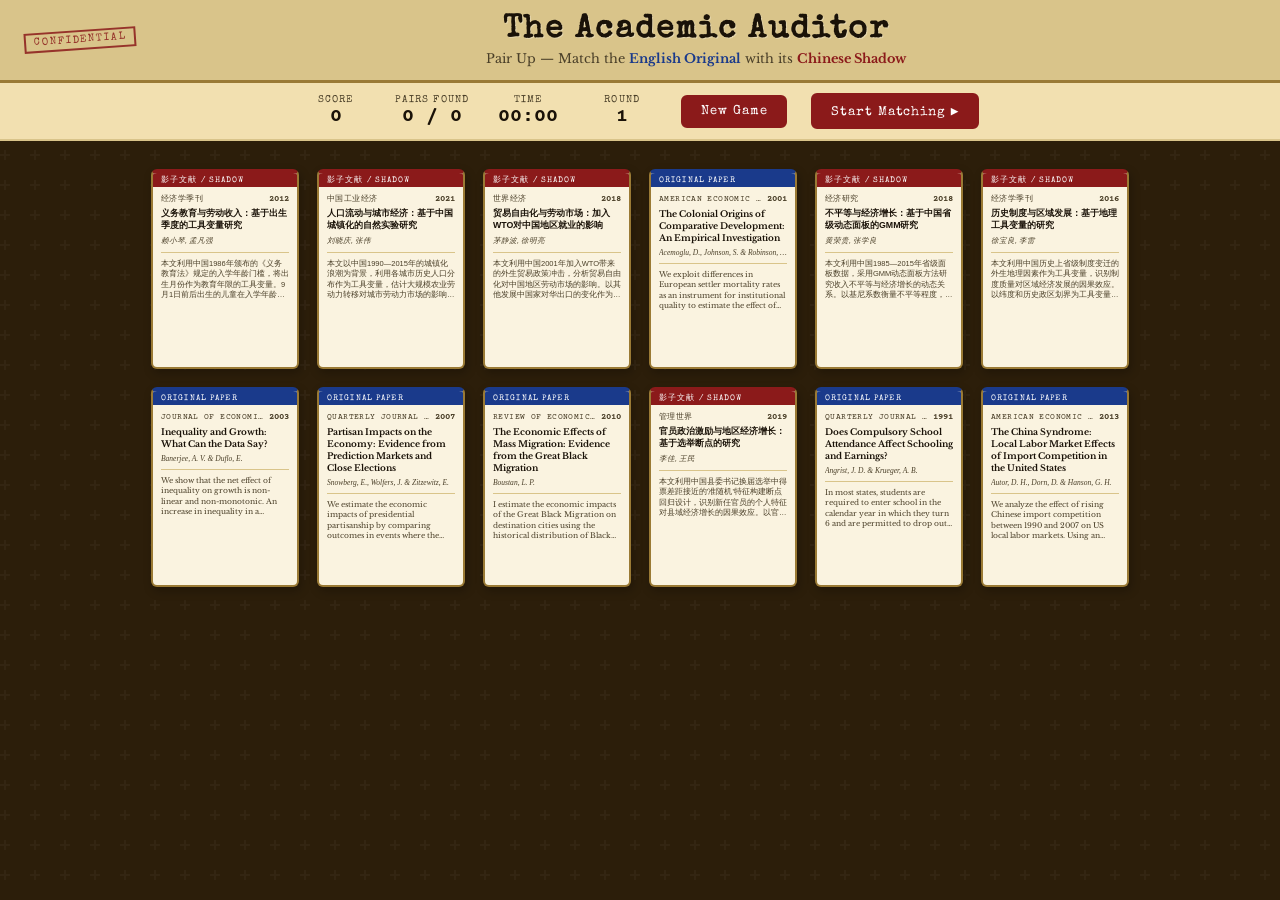
<file: index.html>
<!DOCTYPE html>
<html lang="en">
<head>
  <meta charset="UTF-8">
  <meta http-equiv="refresh" content="0; url=academic-auditor.html">
  <title>Redirecting…</title>
</head>
<body>
  <p>Redirecting to <a href="academic-auditor.html">The Academic Auditor</a>…</p>
</body>
</html>
</file>
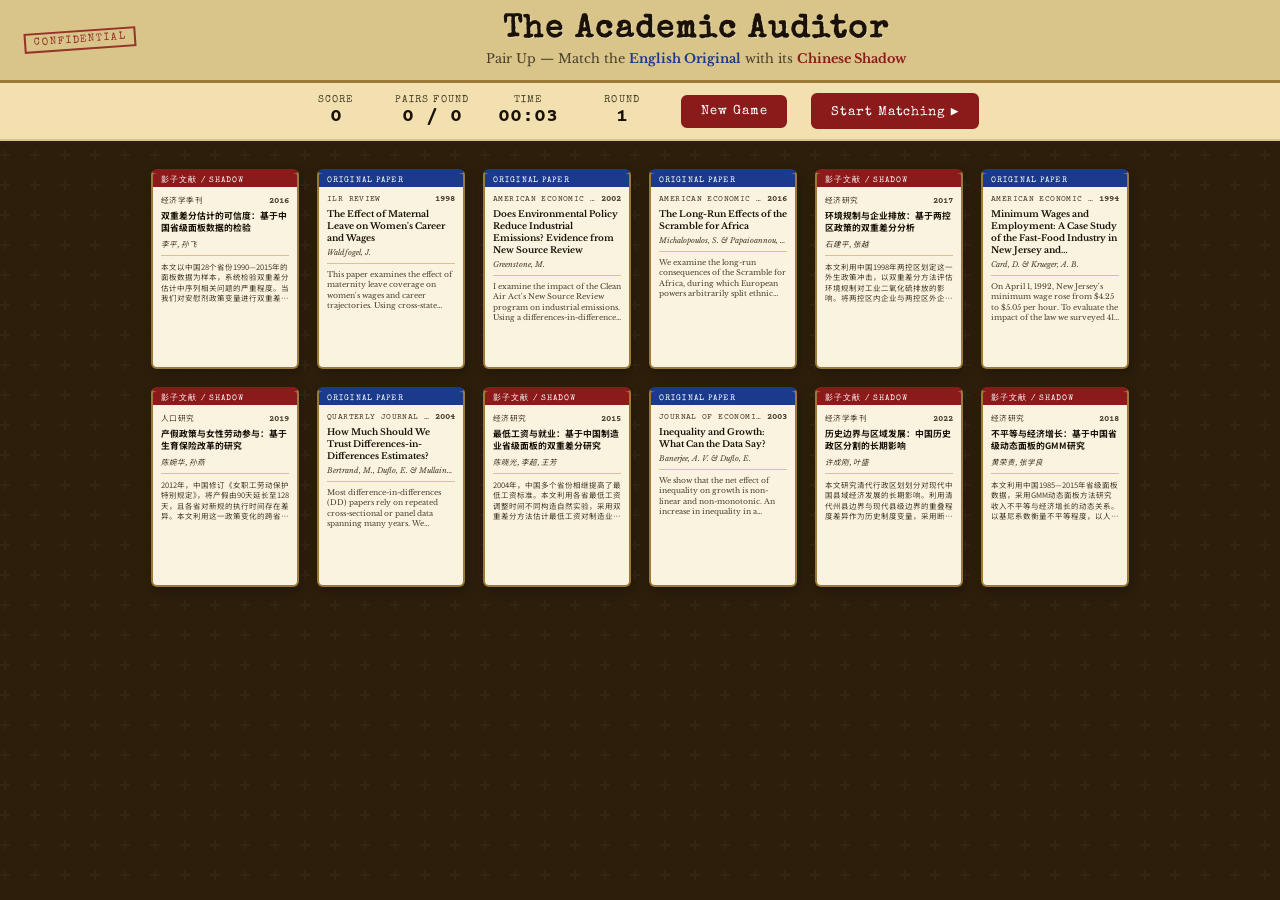
<file: academic-auditor.html>
<!DOCTYPE html>
<html lang="en">
<head>
  <meta charset="UTF-8">
  <meta name="viewport" content="width=device-width, initial-scale=1.0">
  <title>The Academic Auditor — Pair Up Memory Game</title>
  <link rel="preconnect" href="https://fonts.googleapis.com">
  <link rel="preconnect" href="https://fonts.gstatic.com" crossorigin>
  <link href="https://fonts.googleapis.com/css2?family=Special+Elite&family=Libre+Baskerville:ital,wght@0,400;0,700;1,400&family=Courier+Prime:wght@400;700&family=Noto+Sans+SC:wght@400;700&display=swap" rel="stylesheet">
  <link rel="stylesheet" href="academic-auditor.css">
</head>
<body>

  <!-- ══ TOP HEADER ══════════════════════════════════════════════ -->
  <header class="aa-header">
    <div class="aa-header__stamp">CONFIDENTIAL</div>
    <div class="aa-header__title-block">
      <h1 class="aa-header__title">The Academic Auditor</h1>
      <p class="aa-header__subtitle">
        Pair Up — Match the <span class="label-en">English Original</span> with its
        <span class="label-cn">Chinese Shadow</span>
      </p>
    </div>
    <nav class="aa-header__nav"></nav>
  </header>

  <!-- ══ CONTROLS BAR ════════════════════════════════════════════ -->
  <div class="aa-controls">
    <div class="aa-stat">
      <span class="aa-stat__label">SCORE</span>
      <span class="aa-stat__value" id="score">0</span>
    </div>
    <div class="aa-stat">
      <span class="aa-stat__label">PAIRS FOUND</span>
      <span class="aa-stat__value" id="pairs-found">0 / 0</span>
    </div>
    <div class="aa-stat">
      <span class="aa-stat__label">TIME</span>
      <span class="aa-stat__value" id="timer">00:00</span>
    </div>
    <div class="aa-stat">
      <span class="aa-stat__label">ROUND</span>
      <span class="aa-stat__value" id="round">1</span>
    </div>
    <button id="new-game-btn" class="aa-btn aa-btn--primary">New Game</button>
    <button id="confirm-match-btn" class="aa-btn aa-btn--primary" disabled>Confirm Match</button>
  </div>

  <!-- ══ GAME BOARD ═══════════════════════════════════════════════ -->
  <main class="aa-board-wrap">
    <div id="game-board" class="aa-board" role="list" aria-label="Paper cards"></div>
  </main>

  <!-- ══ ROUND COMPLETE BANNER ════════════════════════════════════ -->
  <div id="round-banner" class="aa-round-banner hidden" role="alert" aria-live="polite">
    <div class="aa-round-banner__inner">
      <div class="aa-round-banner__stamp">ROUND COMPLETE</div>
      <p id="round-banner-msg" class="aa-round-banner__msg"></p>
      <button id="next-round-btn" class="aa-btn aa-btn--primary">Next Round →</button>
    </div>
  </div>

  <!-- ══ GAME COMPLETE BANNER ═════════════════════════════════════ -->
  <div id="game-complete" class="aa-round-banner hidden" role="alert" aria-live="polite">
    <div class="aa-round-banner__inner">
      <div class="aa-round-banner__stamp">AUDIT COMPLETE</div>
      <p id="game-complete-msg" class="aa-round-banner__msg"></p>
      <button id="play-again-btn" class="aa-btn aa-btn--primary">Play Again</button>
    </div>
  </div>

  <!-- ══ CASE STUDY MODAL ══════════════════════════════════════════ -->
  <div id="case-study-modal" class="aa-modal hidden" role="dialog" aria-modal="true" aria-labelledby="cs-methodology">
    <div class="aa-modal__overlay"></div>
    <div class="aa-modal__box">

      <!-- Modal header -->
      <div class="aa-modal__header">
        <div class="aa-modal__header-left">
          <span class="aa-modal__file-label">CASE FILE</span>
          <h2 id="cs-methodology" class="aa-modal__methodology"></h2>
        </div>
        <div class="aa-modal__header-right">
          <button id="toggle-translation-btn" class="aa-btn aa-btn--ghost" aria-pressed="false">
            Toggle Translation
          </button>
          <button id="close-modal-btn" class="aa-btn aa-btn--danger" aria-label="Close case study">✕ Close</button>
        </div>
      </div>

      <!-- Two-column paper display -->
      <div class="aa-modal__columns">

        <!-- English paper -->
        <article class="aa-paper aa-paper--en" aria-label="English original paper">
          <div class="aa-paper__banner aa-paper__banner--en">ORIGINAL PAPER</div>
          <div class="aa-paper__content">
            <div class="aa-paper__journal-line">
              <span id="cs-journal-en" class="aa-paper__journal"></span>
              <span id="cs-year-en" class="aa-paper__year"></span>
            </div>
            <h3 id="cs-title-en" class="aa-paper__title"></h3>
            <p id="cs-authors-en" class="aa-paper__authors"></p>
            <hr class="aa-paper__rule">
            <h4 class="aa-paper__abstract-label">Abstract</h4>
            <p id="cs-abstract-en" class="aa-paper__abstract"></p>
          </div>
          <div class="aa-paper__corner-stamp aa-paper__corner-stamp--en">EN</div>
        </article>

        <!-- Methodology bridge -->
        <div class="aa-modal__bridge">
          <div class="aa-modal__bridge-inner">
            <span class="aa-modal__bridge-icon">⚖</span>
            <span id="cs-method-badge" class="aa-modal__bridge-label"></span>
          </div>
        </div>

        <!-- Chinese paper -->
        <article class="aa-paper aa-paper--cn" aria-label="Chinese shadow paper">
          <div class="aa-paper__banner aa-paper__banner--cn">影子文献 &nbsp;/&nbsp; SHADOW</div>
          <div class="aa-paper__content">
            <div class="aa-paper__journal-line">
              <span id="cs-journal-cn" class="aa-paper__journal"></span>
              <span id="cs-year-cn" class="aa-paper__year"></span>
            </div>
            <h3 id="cs-title-cn" class="aa-paper__title"></h3>
            <p id="cs-authors-cn" class="aa-paper__authors"></p>
            <hr class="aa-paper__rule">
            <h4 class="aa-paper__abstract-label">摘要 / Abstract</h4>
            <p id="cs-abstract-cn" class="aa-paper__abstract"></p>
            <!-- translation layer, initially hidden -->
            <div id="cs-translation" class="aa-paper__translation hidden">
              <hr class="aa-paper__rule">
              <h4 class="aa-paper__abstract-label">English Translation</h4>
              <p id="cs-abstract-cn-translated" class="aa-paper__abstract aa-paper__abstract--translated"></p>
            </div>
          </div>
          <div class="aa-paper__corner-stamp aa-paper__corner-stamp--cn">CN</div>
        </article>

      </div><!-- /.aa-modal__columns -->

      <!-- Match score notice -->
      <div class="aa-modal__footer">
        <span class="aa-modal__match-notice">✓ METHODOLOGY MATCH CONFIRMED — <span id="cs-score-award"></span> POINTS AWARDED</span>
      </div>

    </div><!-- /.aa-modal__box -->
  </div><!-- /#case-study-modal -->

  <!-- ══ CARD ZOOM OVERLAY ════════════════════════════════════════ -->
  <div id="card-zoom-overlay" class="aa-zoom-overlay hidden" role="dialog" aria-modal="true" aria-label="Card zoom view">
    <div class="aa-zoom-overlay__backdrop"></div>
    <div class="aa-zoom-card" id="zoom-card-content">
      <button id="zoom-close-btn" class="aa-zoom-close aa-btn aa-btn--danger" aria-label="Close zoom view">✕</button>
      <div id="zoom-type-badge" class="aa-zoom__type-badge"></div>
      <div class="aa-zoom__body">
        <div class="aa-zoom__journal-line">
          <span id="zoom-journal" class="aa-paper__journal"></span>
          <span id="zoom-year" class="aa-paper__year"></span>
        </div>
        <h3 id="zoom-title" class="aa-paper__title"></h3>
        <p id="zoom-authors" class="aa-paper__authors"></p>
        <hr class="aa-paper__rule">
        <h4 class="aa-paper__abstract-label">Abstract</h4>
        <p id="zoom-abstract" class="aa-paper__abstract"></p>
      </div>
    </div>
  </div>

  <script src="papers-data.js"></script>
  <script src="academic-auditor.js"></script>
</body>
</html>
</file>
<file: academic-auditor.css>
/* ═══════════════════════════════════════════════════════════════
   The Academic Auditor — Investigation Folder Theme
   CSS custom properties + component styles
   ═══════════════════════════════════════════════════════════════ */

:root {
  /* Colour palette */
  --manila:        #F2E0B0;
  --manila-dark:   #D9C48A;
  --manila-light:  #FAF3E0;
  --ink:           #1A1208;
  --ink-faded:     #4A3F28;
  --red-accent:    #8B1A1A;
  --blue-accent:   #1A3A8B;
  --highlight-bg:  #FFD700;
  --highlight-cn:  #FF6B6B;
  --highlight-en:  #6BA3FF;
  --card-back-bg:  #C9A84C;
  --card-back-txt: #5C3A00;
  --white:         #FFFFFF;
  --border:        #9A7A35;
  --success:       #2A6B2A;

  /* Typography */
  --font-typewriter: 'Special Elite', 'Courier New', monospace;
  --font-serif:      'Libre Baskerville', Georgia, serif;
  --font-mono:       'Courier Prime', 'Courier New', monospace;
  --font-cjk:        'Noto Sans SC', 'PingFang SC', 'Microsoft YaHei', 'SimHei', sans-serif;

  /* Sizes */
  --card-w: 148px;
  --card-h: 200px;
  --radius:  6px;
}

/* ── Reset ─────────────────────────────────────────────────────── */
*, *::before, *::after { box-sizing: border-box; margin: 0; padding: 0; }

body {
  font-family: var(--font-serif);
  background: #2C1E0A url("data:image/svg+xml,%3Csvg width='60' height='60' viewBox='0 0 60 60' xmlns='http://www.w3.org/2000/svg'%3E%3Cg fill='none' fill-rule='evenodd'%3E%3Cg fill='%23ffffff' fill-opacity='0.03'%3E%3Cpath d='M36 34v-4h-2v4h-4v2h4v4h2v-4h4v-2h-4zm0-30V0h-2v4h-4v2h4v4h2V6h4V4h-4zM6 34v-4H4v4H0v2h4v4h2v-4h4v-2H6zM6 4V0H4v4H0v2h4v4h2V6h4V4H6z'/%3E%3C/g%3E%3C/g%3E%3C/svg%3E");
  min-height: 100vh;
  color: var(--ink);
}

/* ── Header ────────────────────────────────────────────────────── */
.aa-header {
  display: flex;
  align-items: center;
  gap: 20px;
  background: var(--manila-dark);
  border-bottom: 3px solid var(--border);
  padding: 14px 24px;
  position: relative;
}

.aa-header__stamp {
  font-family: var(--font-typewriter);
  font-size: 0.65rem;
  letter-spacing: 0.18em;
  color: var(--red-accent);
  border: 2px solid var(--red-accent);
  padding: 3px 8px;
  transform: rotate(-4deg);
  white-space: nowrap;
  flex-shrink: 0;
  opacity: 0.85;
}

.aa-header__title-block {
  flex: 1;
  text-align: center;
}

.aa-header__title {
  font-family: var(--font-typewriter);
  font-size: clamp(1.3rem, 3vw, 2rem);
  color: var(--ink);
  letter-spacing: 0.06em;
  text-shadow: 1px 1px 0 rgba(255,255,255,0.3);
}

.aa-header__subtitle {
  font-size: 0.8rem;
  color: var(--ink-faded);
  margin-top: 4px;
}

.label-en { color: var(--blue-accent); font-weight: 700; }
.label-cn { color: var(--red-accent);  font-weight: 700; }

.aa-header__nav { flex-shrink: 0; }

/* ── Buttons ────────────────────────────────────────────────────── */
.aa-btn {
  font-family: var(--font-typewriter);
  font-size: 0.8rem;
  letter-spacing: 0.07em;
  padding: 8px 18px;
  border: 2px solid transparent;
  border-radius: var(--radius);
  cursor: pointer;
  transition: background 0.2s, transform 0.1s, box-shadow 0.2s;
  text-decoration: none;
  display: inline-block;
}

.aa-btn--primary {
  background: var(--red-accent);
  color: var(--white);
  border-color: var(--red-accent);
}
.aa-btn--primary:hover {
  background: #6B1212;
  box-shadow: 0 4px 12px rgba(139,26,26,0.4);
  transform: translateY(-1px);
}

.aa-btn--ghost {
  background: transparent;
  color: var(--ink-faded);
  border-color: var(--border);
}
.aa-btn--ghost:hover {
  background: var(--manila);
  color: var(--ink);
}

.aa-btn--danger {
  background: #333;
  color: #fff;
  border-color: #555;
}
.aa-btn--danger:hover {
  background: #111;
}

.aa-btn:disabled {
  opacity: 0.4;
  cursor: not-allowed;
  transform: none !important;
  box-shadow: none !important;
}

/* ── Controls bar ─────────────────────────────────────────────── */
.aa-controls {
  display: flex;
  align-items: center;
  gap: 24px;
  flex-wrap: wrap;
  justify-content: center;
  background: var(--manila);
  border-bottom: 2px solid var(--manila-dark);
  padding: 10px 24px;
}

.aa-stat {
  display: flex;
  flex-direction: column;
  align-items: center;
  min-width: 70px;
}

.aa-stat__label {
  font-family: var(--font-typewriter);
  font-size: 0.6rem;
  letter-spacing: 0.12em;
  color: var(--ink-faded);
}

.aa-stat__value {
  font-family: var(--font-mono);
  font-size: 1.25rem;
  font-weight: 700;
  color: var(--ink);
}

/* ── Board ──────────────────────────────────────────────────────── */
.aa-board-wrap {
  padding: 28px 16px 40px;
  display: flex;
  justify-content: center;
}

.aa-board {
  display: grid;
  grid-template-columns: repeat(auto-fill, var(--card-w));
  gap: 18px;
  max-width: 1020px;
  width: 100%;
  justify-content: center;
}

/* ── Card ────────────────────────────────────────────────────────── */
.aa-card {
  width: var(--card-w);
  height: var(--card-h);
  perspective: 800px;
  cursor: pointer;
  flex-shrink: 0;
}

.aa-card__inner {
  position: relative;
  width: 100%;
  height: 100%;
  transform-style: preserve-3d;
  transition: transform 0.45s ease;
}

.aa-card.is-flipped .aa-card__inner {
  transform: rotateY(180deg);
}

.aa-card.is-matched .aa-card__inner {
  animation: cardMatch 0.5s ease forwards;
}

.aa-card.is-wrong .aa-card__inner {
  animation: cardWrong 0.55s ease forwards;
}

.aa-card__face {
  position: absolute;
  inset: 0;
  backface-visibility: hidden;
  -webkit-backface-visibility: hidden;
  border-radius: var(--radius);
  overflow: hidden;
}

/* ── Card back ───────────────────────────────────────────────────── */
.aa-card__back {
  background: var(--card-back-bg);
  border: 2px solid var(--border);
  display: flex;
  flex-direction: column;
  align-items: center;
  justify-content: center;
  gap: 8px;
  box-shadow: inset 0 0 30px rgba(0,0,0,0.15), 0 4px 8px rgba(0,0,0,0.35);
}

.aa-card__back-tab {
  position: absolute;
  top: 0; left: 0; right: 0;
  height: 20px;
  background: #A07828;
  border-bottom: 1px solid var(--border);
}

.aa-card__back-seal {
  font-family: var(--font-typewriter);
  font-size: 0.55rem;
  letter-spacing: 0.2em;
  color: var(--red-accent);
  border: 2px solid var(--red-accent);
  padding: 4px 8px;
  transform: rotate(-8deg);
  opacity: 0.9;
  text-align: center;
  line-height: 1.5;
}

.aa-card__back-logo {
  font-family: var(--font-typewriter);
  font-size: 0.5rem;
  color: var(--card-back-txt);
  letter-spacing: 0.1em;
  text-align: center;
  opacity: 0.7;
}

/* ── Card front ─────────────────────────────────────────────────── */
.aa-card__front {
  transform: rotateY(180deg);
  background: var(--manila-light);
  border: 2px solid var(--border);
  display: flex;
  flex-direction: column;
  box-shadow: 2px 4px 10px rgba(0,0,0,0.25);
}

.aa-card__front--en { border-top: 4px solid var(--blue-accent); }
.aa-card__front--cn { border-top: 4px solid var(--red-accent); }

.aa-card__type-badge {
  font-family: var(--font-typewriter);
  font-size: 0.5rem;
  letter-spacing: 0.14em;
  padding: 3px 8px;
  line-height: 1;
}

.aa-card__type-badge--en {
  background: var(--blue-accent);
  color: #fff;
}

.aa-card__type-badge--cn {
  background: var(--red-accent);
  color: #fff;
}

.aa-card__body {
  flex: 1;
  padding: 7px 8px 6px;
  overflow: hidden;
  display: flex;
  flex-direction: column;
  gap: 4px;
}

.aa-card__journal {
  font-family: var(--font-mono);
  font-size: 0.48rem;
  color: var(--ink-faded);
  text-transform: uppercase;
  letter-spacing: 0.05em;
  white-space: nowrap;
  overflow: hidden;
  text-overflow: ellipsis;
}

.aa-card__year {
  font-family: var(--font-mono);
  font-size: 0.55rem;
  color: var(--ink-faded);
  font-weight: 700;
}

.aa-card__title {
  font-size: 0.55rem;
  font-weight: 700;
  line-height: 1.35;
  color: var(--ink);
  display: -webkit-box;
  -webkit-line-clamp: 4;
  -webkit-box-orient: vertical;
  overflow: hidden;
}

.aa-card__authors {
  font-size: 0.47rem;
  font-style: italic;
  color: var(--ink-faded);
  white-space: nowrap;
  overflow: hidden;
  text-overflow: ellipsis;
}

.aa-card__rule {
  border: none;
  border-top: 1px solid var(--manila-dark);
  margin: 2px 0;
}

.aa-card__abstract {
  font-size: 0.47rem;
  line-height: 1.4;
  color: var(--ink-faded);
  display: -webkit-box;
  -webkit-line-clamp: 4;
  -webkit-box-orient: vertical;
  overflow: hidden;
}

/* Selected state */
.aa-card.is-selected .aa-card__front {
  outline: 3px solid var(--highlight-bg);
  outline-offset: -2px;
  box-shadow: 0 0 14px rgba(255, 215, 0, 0.65);
}

/* ── Card hover ─────────────────────────────────────────────────── */
.aa-card:not(.is-flipped):hover .aa-card__inner {
  transform: translateY(-4px) rotateZ(1deg);
  box-shadow: 0 8px 20px rgba(0,0,0,0.4);
}

.aa-card.is-flipped:hover .aa-card__inner {
  transform: rotateY(180deg) translateY(-3px);
}

/* ── Animations ─────────────────────────────────────────────────── */
@keyframes cardMatch {
  0%   { transform: rotateY(180deg) scale(1); }
  40%  { transform: rotateY(180deg) scale(1.1) rotate(2deg); }
  60%  { transform: rotateY(180deg) scale(1.05) rotate(-1deg); }
  100% { transform: rotateY(180deg) scale(1); opacity: 0.45; }
}

@keyframes cardWrong {
  0%   { transform: rotateY(180deg) translateX(0); }
  20%  { transform: rotateY(180deg) translateX(-7px); }
  40%  { transform: rotateY(180deg) translateX(7px); }
  60%  { transform: rotateY(180deg) translateX(-5px); }
  80%  { transform: rotateY(180deg) translateX(5px); }
  100% { transform: rotateY(180deg) translateX(0); }
}

/* ── Round / Game-complete banner ──────────────────────────────── */
.aa-round-banner {
  position: fixed;
  inset: 0;
  background: rgba(20, 12, 0, 0.82);
  display: flex;
  align-items: center;
  justify-content: center;
  z-index: 300;
}

.aa-round-banner.hidden { display: none; }

.aa-round-banner__inner {
  background: var(--manila-light);
  border: 3px solid var(--border);
  border-radius: 8px;
  padding: 40px 60px;
  text-align: center;
  max-width: 480px;
  width: 90%;
  box-shadow: 0 20px 60px rgba(0,0,0,0.5);
  animation: slideIn 0.35s ease;
}

.aa-round-banner__stamp {
  font-family: var(--font-typewriter);
  font-size: 1.4rem;
  letter-spacing: 0.15em;
  color: var(--success);
  border: 3px solid var(--success);
  display: inline-block;
  padding: 6px 20px;
  transform: rotate(-3deg);
  margin-bottom: 20px;
}

.aa-round-banner__msg {
  font-size: 1rem;
  color: var(--ink-faded);
  margin-bottom: 24px;
  line-height: 1.6;
}

/* ── Modal ──────────────────────────────────────────────────────── */
.aa-modal {
  position: fixed;
  inset: 0;
  z-index: 500;
  display: flex;
  align-items: center;
  justify-content: center;
  padding: 16px;
}

.aa-modal.hidden { display: none; }

.aa-modal__overlay {
  position: absolute;
  inset: 0;
  background: rgba(10, 6, 0, 0.78);
}

.aa-modal__box {
  position: relative;
  background: var(--manila-light);
  border: 2px solid var(--border);
  border-radius: 8px;
  max-width: 960px;
  width: 100%;
  max-height: 90vh;
  overflow-y: auto;
  box-shadow: 0 24px 70px rgba(0,0,0,0.55);
  animation: slideIn 0.3s ease;
}

@keyframes slideIn {
  from { opacity: 0; transform: translateY(-30px); }
  to   { opacity: 1; transform: translateY(0); }
}

.aa-modal__header {
  display: flex;
  align-items: center;
  justify-content: space-between;
  flex-wrap: wrap;
  gap: 12px;
  background: var(--manila-dark);
  border-bottom: 2px solid var(--border);
  padding: 14px 20px;
}

.aa-modal__header-left { display: flex; flex-direction: column; gap: 4px; }

.aa-modal__file-label {
  font-family: var(--font-typewriter);
  font-size: 0.6rem;
  letter-spacing: 0.2em;
  color: var(--red-accent);
  border: 1px solid var(--red-accent);
  padding: 1px 6px;
  display: inline-block;
}

.aa-modal__methodology {
  font-family: var(--font-typewriter);
  font-size: 1.05rem;
  letter-spacing: 0.06em;
  color: var(--ink);
}

.aa-modal__header-right {
  display: flex;
  gap: 10px;
  align-items: center;
  flex-wrap: wrap;
}

/* ── Modal two columns ──────────────────────────────────────────── */
.aa-modal__columns {
  display: grid;
  grid-template-columns: 1fr auto 1fr;
  gap: 0;
  padding: 20px;
  align-items: start;
}

/* ── Methodology bridge ─────────────────────────────────────────── */
.aa-modal__bridge {
  display: flex;
  align-items: flex-start;
  justify-content: center;
  padding: 50px 12px 0;
}

.aa-modal__bridge-inner {
  display: flex;
  flex-direction: column;
  align-items: center;
  gap: 8px;
}

.aa-modal__bridge-icon {
  font-size: 1.5rem;
  color: var(--ink-faded);
}

.aa-modal__bridge-label {
  font-family: var(--font-typewriter);
  font-size: 0.58rem;
  letter-spacing: 0.08em;
  text-transform: uppercase;
  writing-mode: vertical-rl;
  color: var(--ink-faded);
  border: 1px dashed var(--border);
  padding: 8px 4px;
  text-align: center;
}

/* ── Paper card (inside modal) ──────────────────────────────────── */
.aa-paper {
  background: var(--white);
  border: 1px solid #CCC;
  border-radius: 4px;
  box-shadow: 2px 3px 10px rgba(0,0,0,0.1);
  position: relative;
  overflow: hidden;
  min-height: 360px;
}

.aa-paper--en { border-top: 5px solid var(--blue-accent); }
.aa-paper--cn { border-top: 5px solid var(--red-accent); }

.aa-paper__banner {
  font-family: var(--font-typewriter);
  font-size: 0.6rem;
  letter-spacing: 0.18em;
  padding: 5px 14px;
  text-align: center;
}

.aa-paper__banner--en { background: var(--blue-accent); color: #fff; }
.aa-paper__banner--cn { background: var(--red-accent);  color: #fff; }

.aa-paper__content {
  padding: 16px 18px;
  display: flex;
  flex-direction: column;
  gap: 8px;
}

.aa-paper__journal-line {
  display: flex;
  justify-content: space-between;
  align-items: baseline;
  flex-wrap: wrap;
  gap: 6px;
}

.aa-paper__journal {
  font-family: var(--font-mono);
  font-size: 0.7rem;
  font-style: italic;
  color: var(--ink-faded);
}

.aa-paper__year {
  font-family: var(--font-mono);
  font-size: 0.7rem;
  font-weight: 700;
  color: var(--ink-faded);
}

.aa-paper__title {
  font-size: 0.9rem;
  font-weight: 700;
  line-height: 1.4;
  color: var(--ink);
}

.aa-paper__authors {
  font-size: 0.75rem;
  font-style: italic;
  color: var(--ink-faded);
}

.aa-paper__rule {
  border: none;
  border-top: 1px solid #DDD;
  margin: 4px 0;
}

.aa-paper__abstract-label {
  font-family: var(--font-typewriter);
  font-size: 0.65rem;
  letter-spacing: 0.1em;
  text-transform: uppercase;
  color: var(--ink-faded);
  margin-bottom: 4px;
}

.aa-paper__abstract {
  font-size: 0.8rem;
  line-height: 1.65;
  color: var(--ink);
}

.aa-paper__abstract--translated {
  color: var(--ink-faded);
  font-style: italic;
}

.aa-paper__translation.hidden { display: none; }

/* Methodology highlight marks */
.aa-paper__abstract mark {
  background: var(--highlight-bg);
  color: var(--ink);
  padding: 1px 2px;
  border-radius: 2px;
}

.aa-paper--cn .aa-paper__abstract mark {
  background: var(--highlight-cn);
  color: var(--white);
}

.aa-paper--en .aa-paper__abstract mark {
  background: var(--highlight-en);
  color: var(--ink);
}

.aa-paper__corner-stamp {
  position: absolute;
  bottom: 10px;
  right: 12px;
  font-family: var(--font-typewriter);
  font-size: 1.4rem;
  font-weight: 700;
  opacity: 0.08;
}

.aa-paper__corner-stamp--en { color: var(--blue-accent); }
.aa-paper__corner-stamp--cn { color: var(--red-accent); }

/* Modal footer */
.aa-modal__footer {
  background: var(--manila-dark);
  border-top: 2px solid var(--border);
  padding: 10px 20px;
  text-align: center;
}

.aa-modal__match-notice {
  font-family: var(--font-typewriter);
  font-size: 0.72rem;
  letter-spacing: 0.1em;
  color: var(--success);
}

.aa-paper--cn .aa-paper__title,
.aa-paper--cn .aa-paper__authors,
.aa-paper--cn .aa-paper__abstract,
.aa-card__front--cn .aa-card__title,
.aa-card__front--cn .aa-card__authors,
.aa-card__front--cn .aa-card__abstract,
.aa-card__front--cn .aa-card__journal {
  font-family: var(--font-cjk);
}

/* ── Responsive ─────────────────────────────────────────────────── */
@media (max-width: 700px) {
  :root {
    --card-w: 120px;
    --card-h: 166px;
  }

  .aa-controls { gap: 12px; padding: 8px 12px; }
  .aa-stat__value { font-size: 1rem; }

  .aa-modal__columns {
    grid-template-columns: 1fr;
    gap: 16px;
  }

  .aa-modal__bridge {
    padding: 0;
    flex-direction: row;
  }

  .aa-modal__bridge-inner {
    flex-direction: row;
  }

  .aa-modal__bridge-label {
    writing-mode: horizontal-tb;
    padding: 4px 8px;
  }

  .aa-round-banner__inner { padding: 24px 20px; }
  .aa-round-banner__stamp { font-size: 1rem; }
}

@media (max-width: 480px) {
  :root {
    --card-w: 100px;
    --card-h: 140px;
  }

  .aa-board { gap: 10px; }
  .aa-card__title { -webkit-line-clamp: 3; }
}

/* ── Utility ────────────────────────────────────────────────────── */
.hidden { display: none !important; }

/* ── Card Zoom Overlay ──────────────────────────────────────────── */
.aa-zoom-overlay {
  position: fixed;
  inset: 0;
  z-index: 600;
  display: flex;
  align-items: center;
  justify-content: center;
  padding: 24px;
}

.aa-zoom-overlay.hidden { display: none !important; }

.aa-zoom-overlay__backdrop {
  position: absolute;
  inset: 0;
  background: rgba(10, 6, 0, 0.85);
  cursor: zoom-out;
}

.aa-zoom-card {
  position: relative;
  background: var(--manila-light);
  border: 2px solid var(--border);
  border-radius: var(--radius);
  max-width: 480px;
  width: 100%;
  max-height: 85vh;
  overflow-y: auto;
  box-shadow: 0 24px 70px rgba(0,0,0,0.6);
  animation: zoomIn 0.2s ease;
}

.aa-zoom-card.is-en { border-top: 5px solid var(--blue-accent); }
.aa-zoom-card.is-cn { border-top: 5px solid var(--red-accent); }

@keyframes zoomIn {
  from { opacity: 0; transform: scale(0.8); }
  to   { opacity: 1; transform: scale(1); }
}

.aa-zoom-close {
  position: absolute;
  top: 10px;
  right: 10px;
  padding: 4px 10px;
  font-size: 0.75rem;
  z-index: 1;
}

.aa-zoom__type-badge {
  font-family: var(--font-typewriter);
  font-size: 0.6rem;
  letter-spacing: 0.14em;
  padding: 5px 14px;
  line-height: 1;
  text-align: center;
}

.aa-zoom__type-badge.is-en { background: var(--blue-accent); color: #fff; }
.aa-zoom__type-badge.is-cn { background: var(--red-accent);  color: #fff; }

.aa-zoom__body {
  padding: 20px 22px 24px;
  display: flex;
  flex-direction: column;
  gap: 8px;
}

.aa-zoom__journal-line {
  display: flex;
  justify-content: space-between;
  align-items: baseline;
  flex-wrap: wrap;
  gap: 6px;
}
</file>
